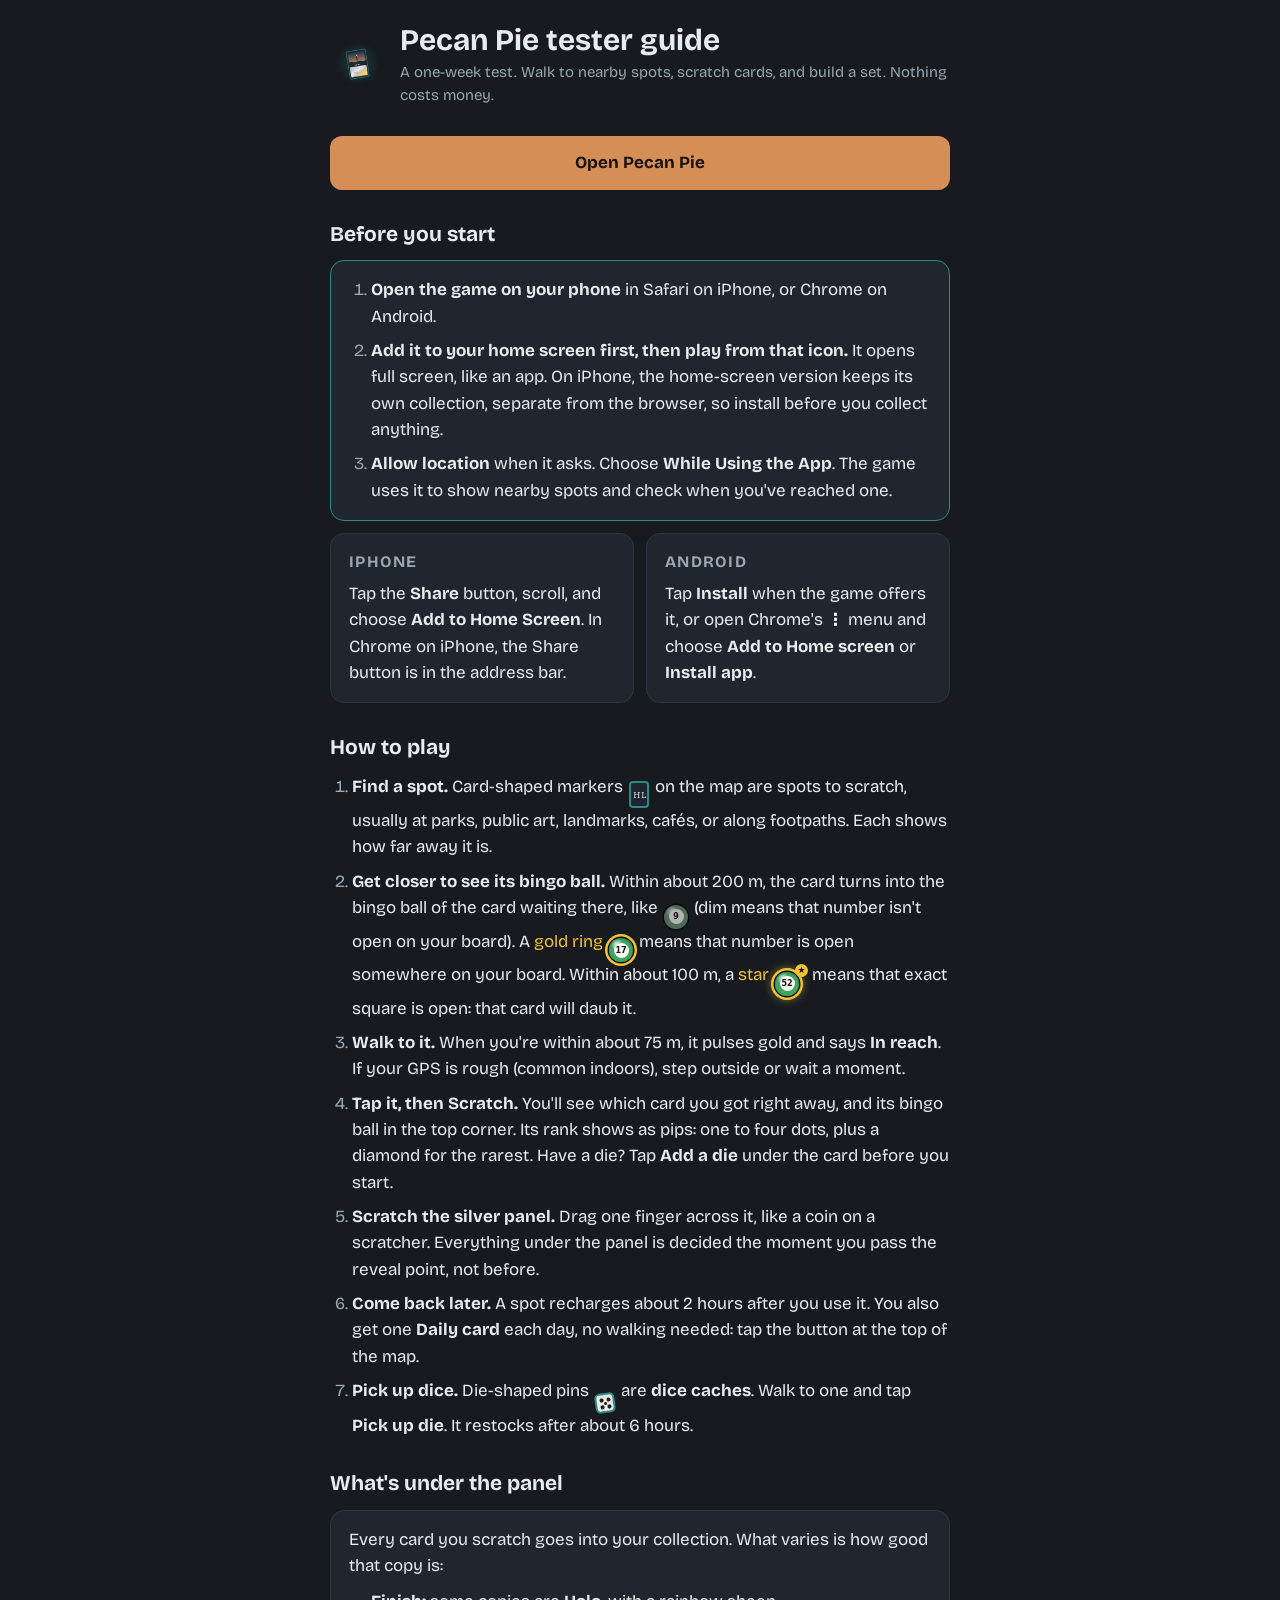
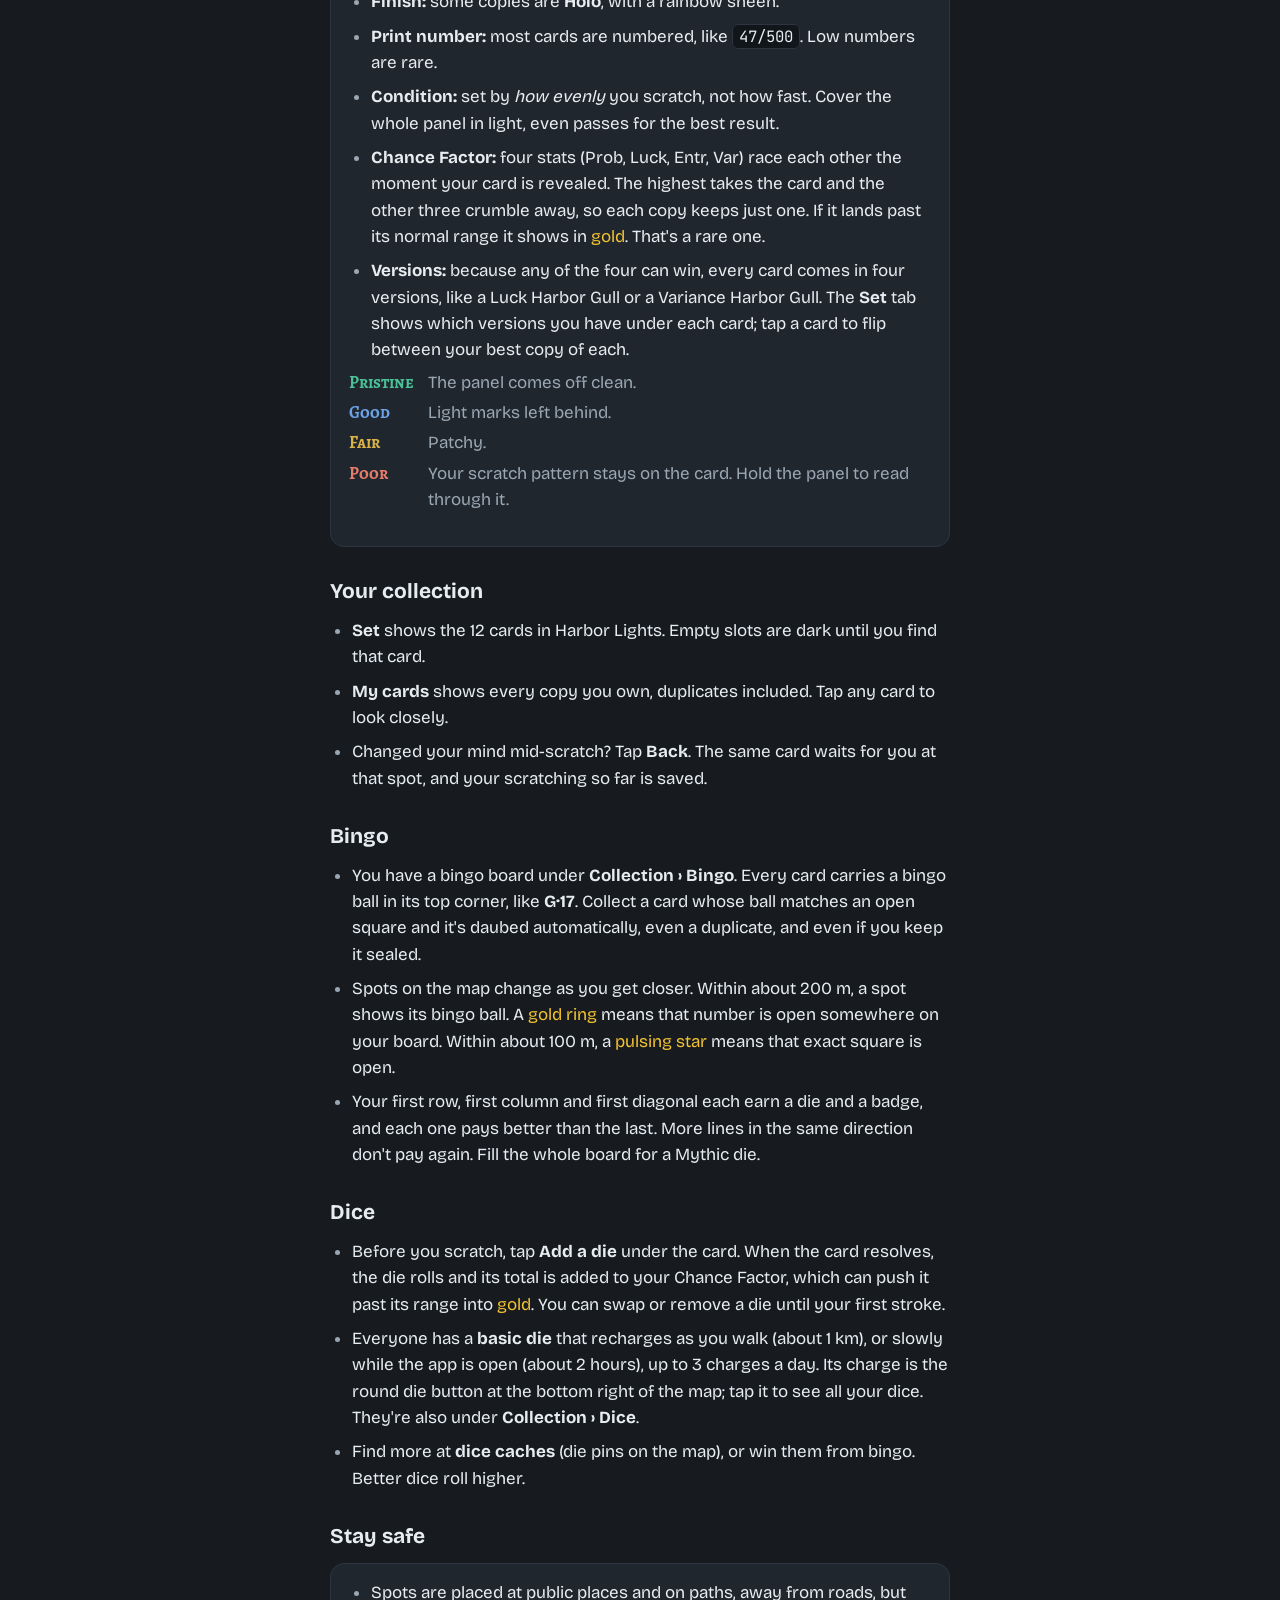
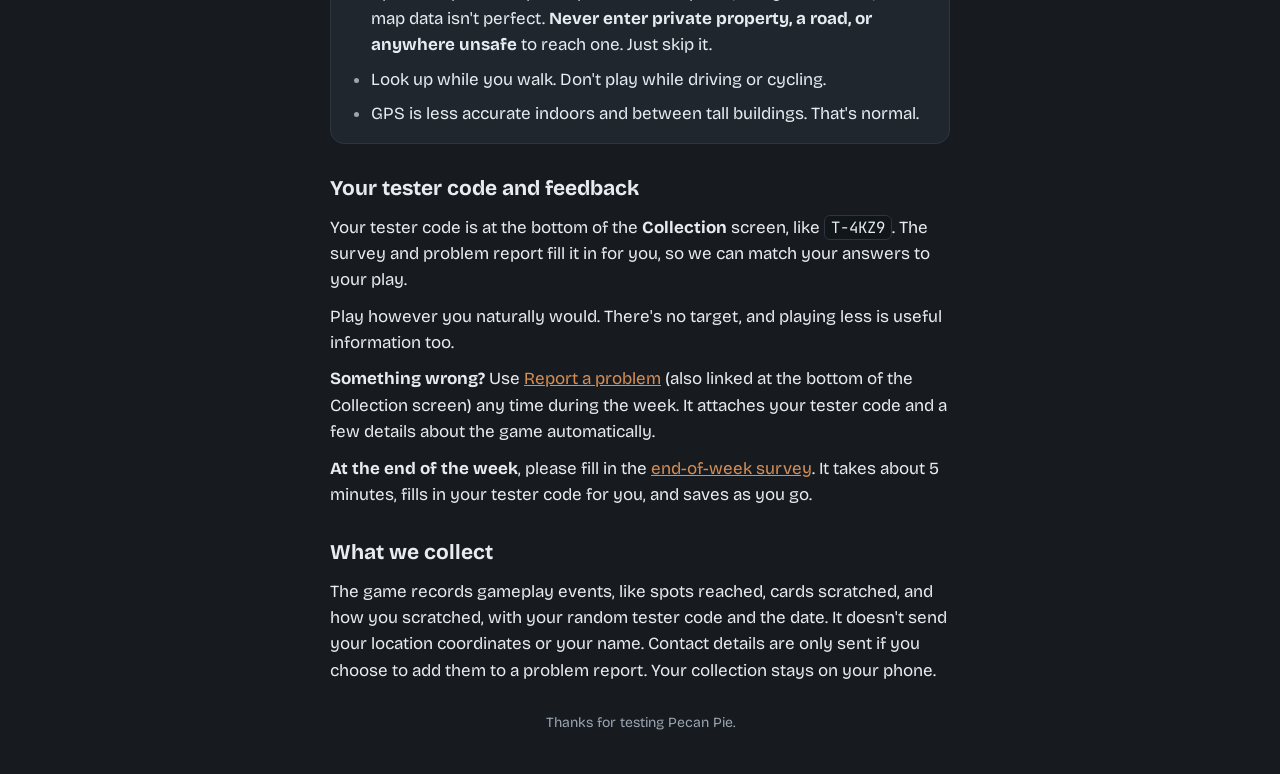
<file: guide.html>
<!doctype html>
<html lang="en">
<head>
<meta charset="utf-8">
<meta name="viewport" content="width=device-width, initial-scale=1, viewport-fit=cover">
<meta name="theme-color" content="#171b20">
<title>Pecan Pie Tester Guide</title>
<link rel="icon" type="image/png" sizes="32x32" href="icons/favicon-32.png">
<link rel="preconnect" href="https://fonts.googleapis.com">
<link rel="preconnect" href="https://fonts.gstatic.com" crossorigin>
<link rel="stylesheet" href="https://fonts.googleapis.com/css2?family=Bricolage+Grotesque:opsz,wght@12..96,500;12..96,700&family=Alegreya+SC:wght@700&family=JetBrains+Mono:wght@500&display=swap">
<style>
/* One readable column in the app's night palette, styled like the game it explains. */
:root{
  --bg:#171b20; --surface:#1f262e; --ink:#e7ecf0; --muted:#9aa6b2; --line:#2c3540;
  --teal:#2A8A86; --gold:#F2C230; --accent:#D58E55;
  --display:"Bricolage Grotesque", system-ui, -apple-system, "Segoe UI", sans-serif;
  --card:"Alegreya SC", Georgia, serif; --mono:"JetBrains Mono", ui-monospace, Menlo, monospace;
  color-scheme:dark;
}
*{box-sizing:border-box}
html{-webkit-text-size-adjust:100%}
body{margin:0; background:var(--bg); color:var(--ink); font-family:var(--display); font-size:17px; line-height:1.55;
  padding-left:max(18px, env(safe-area-inset-left, 0px)); padding-right:max(18px, env(safe-area-inset-right, 0px));
  padding-block:calc(24px + env(safe-area-inset-top, 0px)) calc(40px + env(safe-area-inset-bottom, 0px))}
main{max-width:620px; margin:0 auto; display:flex; flex-direction:column; gap:28px}
header{display:flex; align-items:center; gap:14px}
header img{border-radius:12px; flex-shrink:0}
h1{font-size:30px; line-height:1.1; margin:0; text-wrap:balance}
.sub{color:var(--muted); margin:4px 0 0; font-size:15px}
h2{font-size:21px; margin:0 0 10px; text-wrap:balance}
p{margin:0 0 10px} p:last-child{margin-bottom:0}
section{display:flex; flex-direction:column}
.panel{background:var(--surface); border:1px solid var(--line); border-radius:14px; padding:16px 18px}
.panel.key{border-color:var(--teal)}
ol,ul{margin:0; padding-left:22px; display:flex; flex-direction:column; gap:8px}
li::marker{color:var(--muted)}
b{font-weight:700}
.tok{display:inline-grid; place-items:center; width:20px; height:27px; border-radius:4px; background:#1B2632; border:2px solid var(--teal);
  font-family:var(--card); font-size:10px; color:#F1ECE1; vertical-align:-6px; margin:0 2px}
.tok.gold{border-color:var(--gold); box-shadow:0 0 0 3px rgba(242,194,48,.25)}
/* Inline copies of the map's bingo balls and dice cache pin */
.mball{--bc:#3DA65F; position:relative; display:inline-grid; place-items:center; width:24px; height:24px; border-radius:50%; vertical-align:-6px; margin:0 2px;
  background:radial-gradient(circle at 34% 28%, rgba(255,255,255,.7) 0 7%, transparent 26%), radial-gradient(circle at 50% 55%, var(--bc) 0 58%, color-mix(in srgb, var(--bc) 60%, #000) 100%); box-shadow:0 0 0 1.5px #0b0e12}
.mball b{width:15px; height:15px; border-radius:50%; background:#fbf8f0; color:#10141a; font:700 8px/15px system-ui, sans-serif; text-align:center}
.mball.dim{filter:saturate(.35) brightness(.72)}
.mball.p1{box-shadow:0 0 0 1.5px #0b0e12, 0 0 0 4px var(--gold)}
.mball.p2{margin-right:9px; box-shadow:0 0 0 1.5px #0b0e12, 0 0 0 4px var(--gold), 0 0 10px 3px rgba(242,194,48,.6)}
.mball.p2::after{content:"★"; position:absolute; top:-8px; right:-9px; width:13px; height:13px; border-radius:50%; background:var(--gold); color:#1A1108; font:900 9px/13px system-ui, sans-serif; text-align:center}
.mdie{display:inline-grid; grid-template:repeat(3,1fr)/repeat(3,1fr); width:20px; height:20px; padding:3px; border-radius:5px; background:#F1ECE1; border:2px solid var(--teal); vertical-align:-5px; transform:rotate(-8deg); margin:0 2px}
.mdie i{width:3.5px; height:3.5px; border-radius:50%; background:#1A1F26; place-self:center}
.mdie i:nth-child(1){grid-area:1/1} .mdie i:nth-child(2){grid-area:1/3} .mdie i:nth-child(3){grid-area:2/2} .mdie i:nth-child(4){grid-area:3/1} .mdie i:nth-child(5){grid-area:3/3}
.grades{display:grid; grid-template-columns:auto 1fr; gap:4px 14px; margin-top:6px}
.grades dt{font-family:var(--card); font-weight:700}
.grades dd{margin:0; color:var(--muted)}
.g1{color:#4CC096} .g2{color:#6EA2E6} .g3{color:#D9B347} .g4{color:#E77C69}
.platform{display:grid; gap:12px}
.platform h3{font-size:16px; margin:0 0 6px; color:var(--muted); text-transform:uppercase; letter-spacing:.08em}
code,.mono{font-family:var(--mono); font-size:.92em; background:#11161b; border:1px solid var(--line); border-radius:6px; padding:1px 6px}
a{color:var(--accent)}
.todo{color:var(--gold)}
.cta{display:block; text-align:center; background:var(--accent); color:#1A1108; font-weight:700; text-decoration:none; border-radius:12px; padding:14px; font-size:17px}
footer{color:var(--muted); font-size:14px; text-align:center}
@media (min-width:560px){ .platform{grid-template-columns:1fr 1fr} }
</style>
</head>
<body>
<main>
  <header>
    <img src="icons/icon-192.png" alt="" width="56" height="56">
    <div>
      <h1>Pecan Pie tester guide</h1>
      <p class="sub">A one-week test. Walk to nearby spots, scratch cards, and build a set. Nothing costs money.</p>
    </div>
  </header>

  <a class="cta" href="./">Open Pecan Pie</a>

  <section>
    <h2>Before you start</h2>
    <div class="panel key">
      <ol>
        <li><b>Open the game on your phone</b> in Safari on iPhone, or Chrome on Android.</li>
        <li><b>Add it to your home screen first, then play from that icon.</b> It opens full screen, like an app. On iPhone, the home-screen version keeps its own collection, separate from the browser, so install before you collect anything.</li>
        <li><b>Allow location</b> when it asks. Choose <b>While Using the App</b>. The game uses it to show nearby spots and check when you've reached one.</li>
      </ol>
    </div>
    <div class="platform" style="margin-top:12px">
      <div class="panel">
        <h3>iPhone</h3>
        <p>Tap the <b>Share</b> button, scroll, and choose <b>Add to Home Screen</b>. In Chrome on iPhone, the Share button is in the address bar.</p>
      </div>
      <div class="panel">
        <h3>Android</h3>
        <p>Tap <b>Install</b> when the game offers it, or open Chrome's <b>⋮</b> menu and choose <b>Add to Home screen</b> or <b>Install app</b>.</p>
      </div>
    </div>
  </section>

  <section>
    <h2>How to play</h2>
    <ol>
      <li><b>Find a spot.</b> Card-shaped markers <span class="tok">HL</span> on the map are spots to scratch, usually at parks, public art, landmarks, cafés, or along footpaths. Each shows how far away it is.</li>
      <li><b>Get closer to see its bingo ball.</b> Within about 200 m, the card turns into the bingo ball of the card waiting there, like <span class="mball dim"><b>9</b></span> (dim means that number isn't open on your board). A <span style="color:var(--gold)">gold ring</span> <span class="mball p1"><b>17</b></span> means that number is open somewhere on your board. Within about 100 m, a <span style="color:var(--gold)">star</span> <span class="mball p2"><b>52</b></span> means that exact square is open: that card will daub it.</li>
      <li><b>Walk to it.</b> When you're within about 75 m, it pulses gold and says <b>In reach</b>. If your GPS is rough (common indoors), step outside or wait a moment.</li>
      <li><b>Tap it, then Scratch.</b> You'll see which card you got right away, and its bingo ball in the top corner. Its rank shows as pips: one to four dots, plus a diamond for the rarest. Have a die? Tap <b>Add a die</b> under the card before you start.</li>
      <li><b>Scratch the silver panel.</b> Drag one finger across it, like a coin on a scratcher. Everything under the panel is decided the moment you pass the reveal point, not before.</li>
      <li><b>Come back later.</b> A spot recharges about 2 hours after you use it. You also get one <b>Daily card</b> each day, no walking needed: tap the button at the top of the map.</li>
      <li><b>Pick up dice.</b> Die-shaped pins <span class="mdie"><i></i><i></i><i></i><i></i><i></i></span> are <b>dice caches</b>. Walk to one and tap <b>Pick up die</b>. It restocks after about 6 hours.</li>
    </ol>
  </section>

  <section>
    <h2>What's under the panel</h2>
    <div class="panel">
      <p>Every card you scratch goes into your collection. What varies is how good that copy is:</p>
      <ul>
        <li><b>Finish:</b> some copies are <b>Holo</b>, with a rainbow sheen.</li>
        <li><b>Print number:</b> most cards are numbered, like <span class="mono">47/500</span>. Low numbers are rare.</li>
        <li><b>Condition:</b> set by <i>how evenly</i> you scratch, not how fast. Cover the whole panel in light, even passes for the best result.</li>
        <li><b>Chance Factor:</b> four stats (Prob, Luck, Entr, Var) race each other the moment your card is revealed. The highest takes the card and the other three crumble away, so each copy keeps just one. If it lands past its normal range it shows in <span style="color:var(--gold)">gold</span>. That's a rare one.</li>
        <li><b>Versions:</b> because any of the four can win, every card comes in four versions, like a Luck Harbor Gull or a Variance Harbor Gull. The <b>Set</b> tab shows which versions you have under each card; tap a card to flip between your best copy of each.</li>
      </ul>
      <dl class="grades">
        <dt class="g1">Pristine</dt><dd>The panel comes off clean.</dd>
        <dt class="g2">Good</dt><dd>Light marks left behind.</dd>
        <dt class="g3">Fair</dt><dd>Patchy.</dd>
        <dt class="g4">Poor</dt><dd>Your scratch pattern stays on the card. Hold the panel to read through it.</dd>
      </dl>
    </div>
  </section>

  <section>
    <h2>Your collection</h2>
    <ul>
      <li><b>Set</b> shows the 12 cards in Harbor Lights. Empty slots are dark until you find that card.</li>
      <li><b>My cards</b> shows every copy you own, duplicates included. Tap any card to look closely.</li>
      <li>Changed your mind mid-scratch? Tap <b>Back</b>. The same card waits for you at that spot, and your scratching so far is saved.</li>
    </ul>
  </section>

  <section>
    <h2>Bingo</h2>
    <ul>
      <li>You have a bingo board under <b>Collection › Bingo</b>. Every card carries a bingo ball in its top corner, like <b>G·17</b>. Collect a card whose ball matches an open square and it's daubed automatically, even a duplicate, and even if you keep it sealed.</li>
      <li>Spots on the map change as you get closer. Within about 200 m, a spot shows its bingo ball. A <span style="color:var(--gold)">gold ring</span> means that number is open somewhere on your board. Within about 100 m, a <span style="color:var(--gold)">pulsing star</span> means that exact square is open.</li>
      <li>Your first row, first column and first diagonal each earn a die and a badge, and each one pays better than the last. More lines in the same direction don't pay again. Fill the whole board for a Mythic die.</li>
    </ul>
  </section>

  <section>
    <h2>Dice</h2>
    <ul>
      <li>Before you scratch, tap <b>Add a die</b> under the card. When the card resolves, the die rolls and its total is added to your Chance Factor, which can push it past its range into <span style="color:var(--gold)">gold</span>. You can swap or remove a die until your first stroke.</li>
      <li>Everyone has a <b>basic die</b> that recharges as you walk (about 1 km), or slowly while the app is open (about 2 hours), up to 3 charges a day. Its charge is the round die button at the bottom right of the map; tap it to see all your dice. They're also under <b>Collection › Dice</b>.</li>
      <li>Find more at <b>dice caches</b> (die pins on the map), or win them from bingo. Better dice roll higher.</li>
    </ul>
  </section>

  <section>
    <h2>Stay safe</h2>
    <div class="panel">
      <ul>
        <li>Spots are placed at public places and on paths, away from roads, but map data isn't perfect. <b>Never enter private property, a road, or anywhere unsafe</b> to reach one. Just skip it.</li>
        <li>Look up while you walk. Don't play while driving or cycling.</li>
        <li>GPS is less accurate indoors and between tall buildings. That's normal.</li>
      </ul>
    </div>
  </section>

  <section>
    <h2>Your tester code and feedback</h2>
    <p>Your tester code is at the bottom of the <b>Collection</b> screen, like <span class="mono">T-4KZ9</span>. The survey and problem report fill it in for you, so we can match your answers to your play.</p>
    <p>Play however you naturally would. There's no target, and playing less is useful information too.</p>
    <p><b>Something wrong?</b> Use <a href="report.html">Report a problem</a> (also linked at the bottom of the Collection screen) any time during the week. It attaches your tester code and a few details about the game automatically.</p>
    <p><b>At the end of the week</b>, please fill in the <a href="survey.html">end-of-week survey</a>. It takes about 5 minutes, fills in your tester code for you, and saves as you go.</p>
  </section>

  <section>
    <h2>What we collect</h2>
    <p>The game records gameplay events, like spots reached, cards scratched, and how you scratched, with your random tester code and the date. It doesn't send your location coordinates or your name. Contact details are only sent if you choose to add them to a problem report. Your collection stays on your phone.</p>
  </section>

  <footer>Thanks for testing Pecan Pie.</footer>
</main>
</body>
</html>
</file>
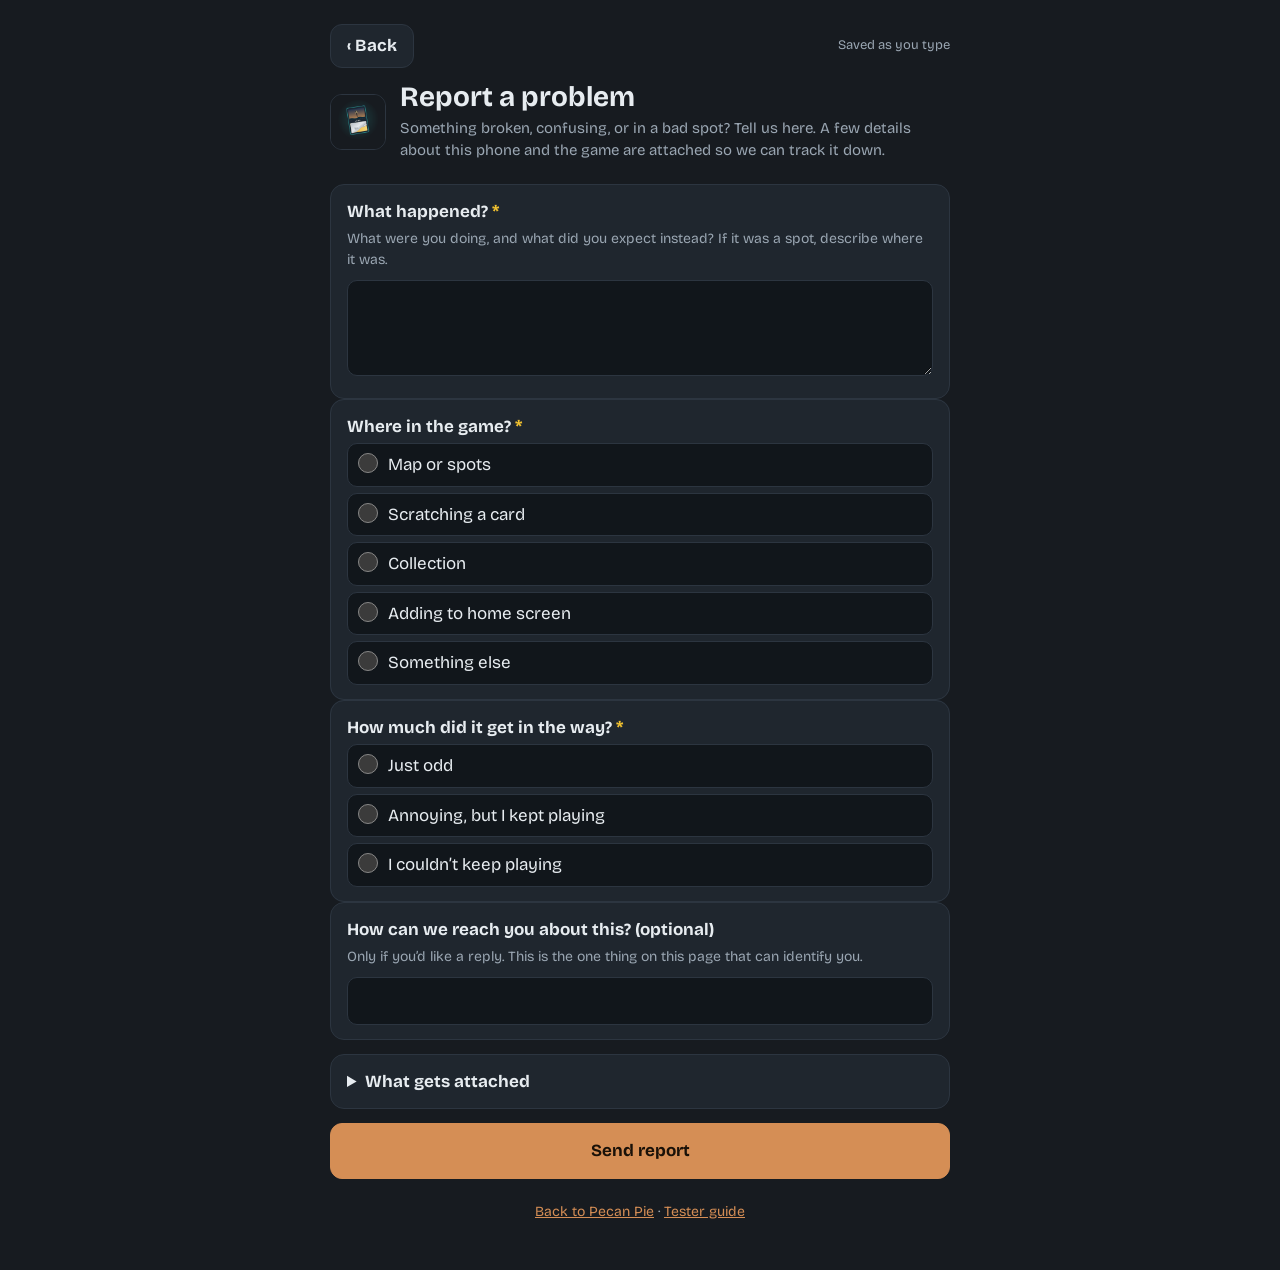
<file: report.html>
<!doctype html>
<html lang="en">
<head>
<meta charset="utf-8">
<meta name="viewport" content="width=device-width, initial-scale=1, viewport-fit=cover">
<meta name="theme-color" content="#171b20">
<title>Report a Problem</title>
<link rel="icon" type="image/png" sizes="32x32" href="icons/favicon-32.png">
<link rel="preconnect" href="https://fonts.googleapis.com">
<link rel="preconnect" href="https://fonts.gstatic.com" crossorigin>
<link rel="stylesheet" href="https://fonts.googleapis.com/css2?family=Bricolage+Grotesque:opsz,wght@12..96,500;12..96,700&family=JetBrains+Mono:wght@500&display=swap">
<link rel="stylesheet" href="css/forms.css?v=3.10">
</head>
<body>
<main>
  <nav class="topbar"><a class="back" href="./#collection" aria-label="Back to Pecan Pie">‹ Back</a><span class="saved">Saved as you type</span></nav>
  <header>
    <img src="icons/apple-touch-icon.png" alt="" width="56" height="56">
    <div>
      <h1>Report a problem</h1>
      <p class="sub">Something broken, confusing, or in a bad spot? Tell us here. A few details about this phone and the game are attached so we can track it down.</p>
    </div>
  </header>
  <form id="report" novalidate>
    <div id="questions"></div>
    <details class="q" id="diagBox">
      <summary class="qt">What gets attached</summary>
      <p class="hint">Your tester code, the game version, phone type, whether it's on your home screen, how much it has stored, and the names and times of your last few game events (like “scratch_reveal”). No location or coordinates.</p>
      <pre class="mono" id="diagText"></pre>
    </details>
    <div id="status" class="status" hidden role="status"></div>
    <button class="btn primary" id="send" type="submit">Send report</button>
    <button class="btn" id="another" type="button" hidden>Report something else</button>
  </form>
  <footer><a href="./#collection">Back to Pecan Pie</a> · <a href="guide.html">Tester guide</a></footer>
</main>
<script>document.write('<script src="js/config.js?t=' + Date.now() + '"><\/script>');</script>
<script src="js/forms.js?v=3.10"></script>
<script>
(() => {
'use strict';
const F = window.PecanForms;
const Q = [
  {id:'what', type:'para', label:'What happened?', hint:'What were you doing, and what did you expect instead? If it was a spot, describe where it was.', required:true},
  {id:'area', type:'choice', label:'Where in the game?', options:['Map or spots', 'Scratching a card', 'Collection', 'Adding to home screen', 'Something else'], required:true},
  {id:'severity', type:'choice', label:'How much did it get in the way?', options:['Just odd', 'Annoying, but I kept playing', 'I couldn’t keep playing'], required:true},
  {id:'contact', type:'text', label:'How can we reach you about this? (optional)', hint:'Only if you’d like a reply. This is the one thing on this page that can identify you.'}
];
// Safe to send: event names and times, plus a reason when the map fell back. Never coordinates or place names.
function diagnostics(){
  let chars = 0;
  try{ for (let i = 0; i < localStorage.length; i++){ const k = localStorage.key(i); chars += k.length + (localStorage.getItem(k) || '').length; } }catch{}
  const recent = F.recent().slice(-25).map(e => {
    const t = (e.at || '').slice(11, 19);
    return e.type === 'map_fallback' ? `${t} map_fallback(${e.reason || ''})` : `${t} ${e.type}`;
  });
  return {
    tester:F.testerCode() || '(none)', app:F.appVersion() || '(unknown)', platform:F.PLATFORM, standalone:F.standalone(),
    screen:`${screen.width}x${screen.height} @${window.devicePixelRatio || 1}`, viewport:`${innerWidth}x${innerHeight}`,
    ua:navigator.userAgent.slice(0, 200), localChars:chars,
    cards:F.ls.get('collection', []).length, unsent:F.ls.get('outbox', []).length,
    lastDay:recent.length ? (F.recent().slice(-1)[0].day || '') : '', recent
  };
}
const form = document.getElementById('report'), status = document.getElementById('status'), btn = document.getElementById('send'), again = document.getElementById('another');
const diag = diagnostics();
document.getElementById('diagText').textContent = JSON.stringify(diag, null, 1);
const draft = F.ls.get('reportDraft', {});
F.render(document.getElementById('questions'), Q, draft);
const save = () => F.ls.set('reportDraft', F.collect(form, Q));
form.addEventListener('input', save);
form.addEventListener('change', save);
const show = (cls, text) => { status.hidden = false; status.className = 'status ' + cls; status.textContent = text; };
form.addEventListener('submit', async e => {
  e.preventDefault();
  const a = F.collect(form, Q), missing = F.validate(form, Q, a);
  if (missing){ show('err', 'A couple of things still need an answer. They’re outlined in red.'); missing.scrollIntoView({behavior:'smooth', block:'center'}); return; }
  if (!F.endpoint()){ show('err', 'This copy of the game isn’t connected to the results sheet yet. Your report is saved on this phone; please tell the organizer.'); return; }
  btn.disabled = true; btn.textContent = 'Sending…';
  try{
    await F.send('problem_report', F.testerCode(), {area:a.area, severity:a.severity, what:a.what, contact:a.contact, diag});
    // The Sheet's reply can't be read from here, so keep a copy of the last few reports on the phone before clearing the draft.
    const sent = F.ls.get('reportsSent', []); sent.push({at:new Date().toISOString(), area:a.area, severity:a.severity, what:a.what, contact:a.contact}); F.ls.set('reportsSent', sent.slice(-10));
    F.ls.del('reportDraft');
    document.getElementById('questions').hidden = true; document.getElementById('diagBox').hidden = true; btn.hidden = true;
    show('ok', 'Sent. Thank you, this really helps.');
    again.hidden = false;
    window.scrollTo({top:0, behavior:'smooth'});
  }catch{
    show('err', 'Couldn’t send right now. Check your connection and try again. Your report is saved on this phone.');
  }
  btn.disabled = false; btn.textContent = 'Send report';
});
again.addEventListener('click', () => location.reload());
})();
</script>
</body>
</html>
</file>
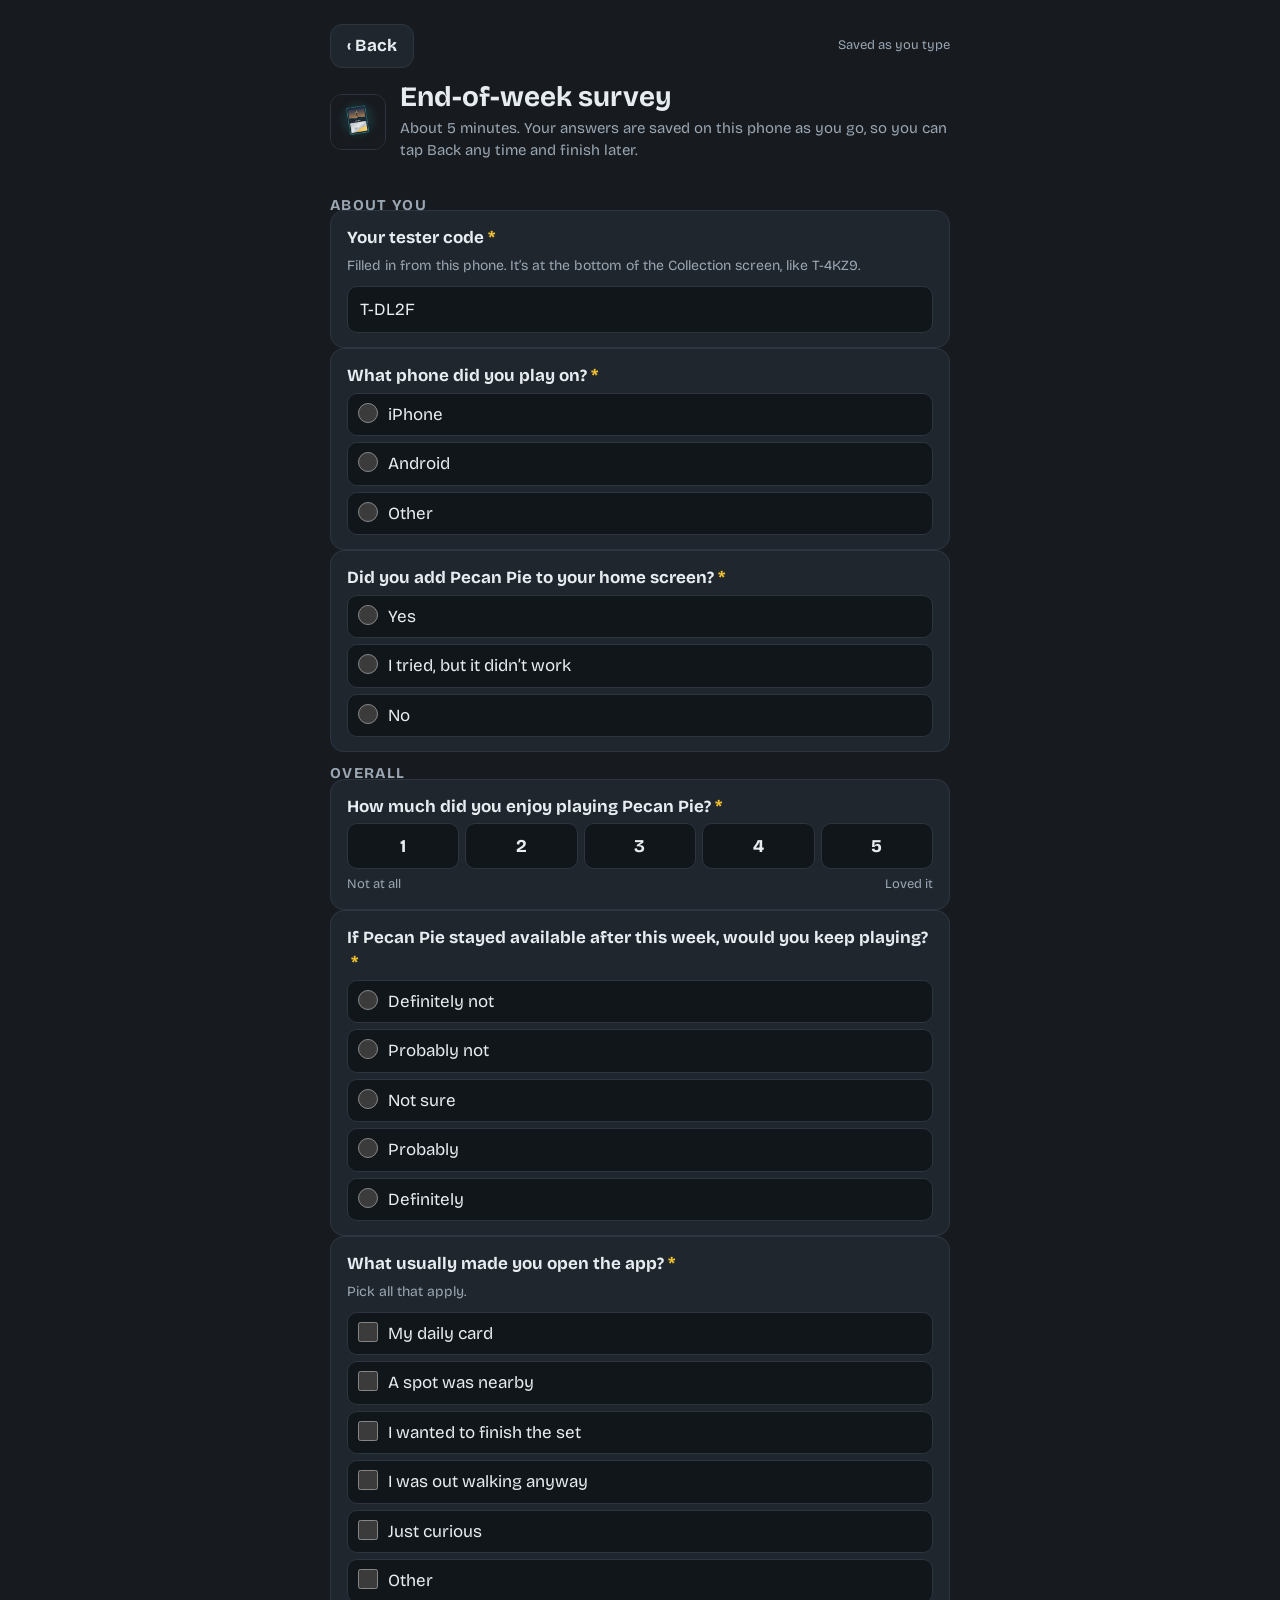
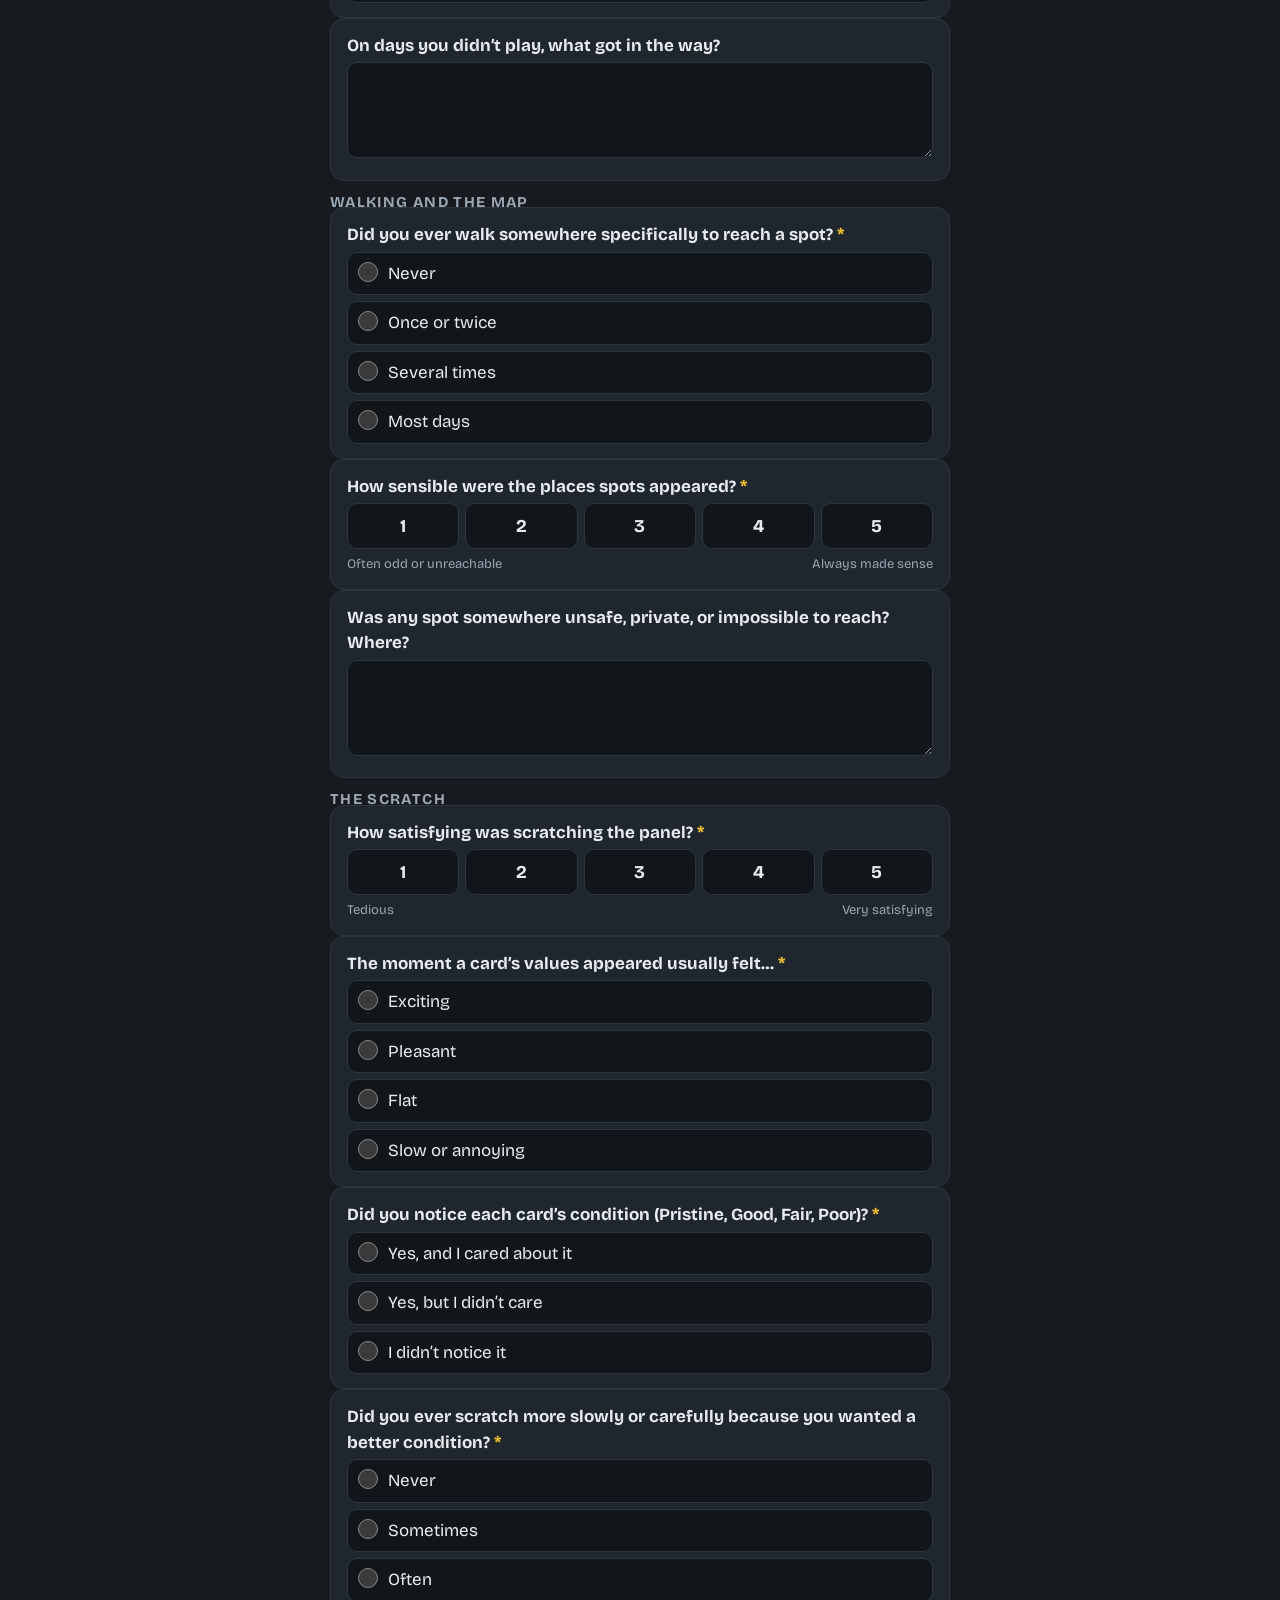
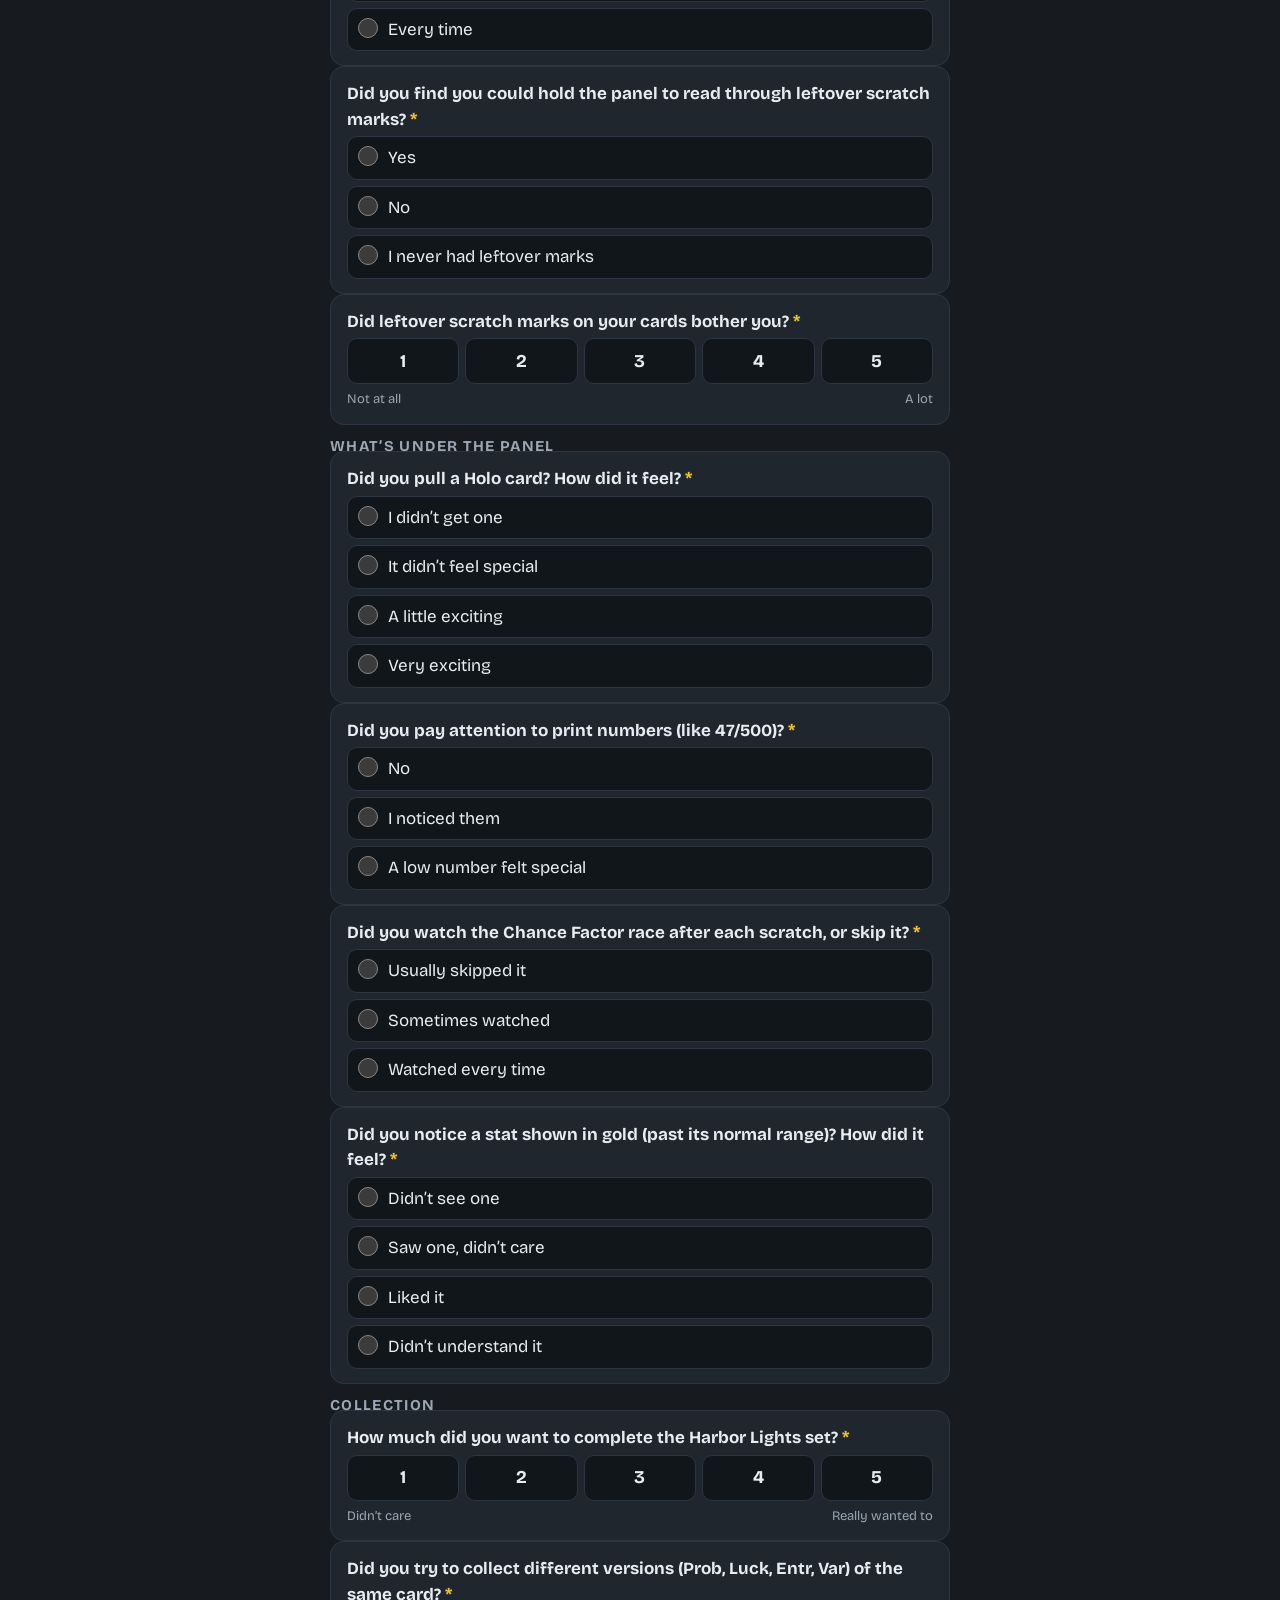
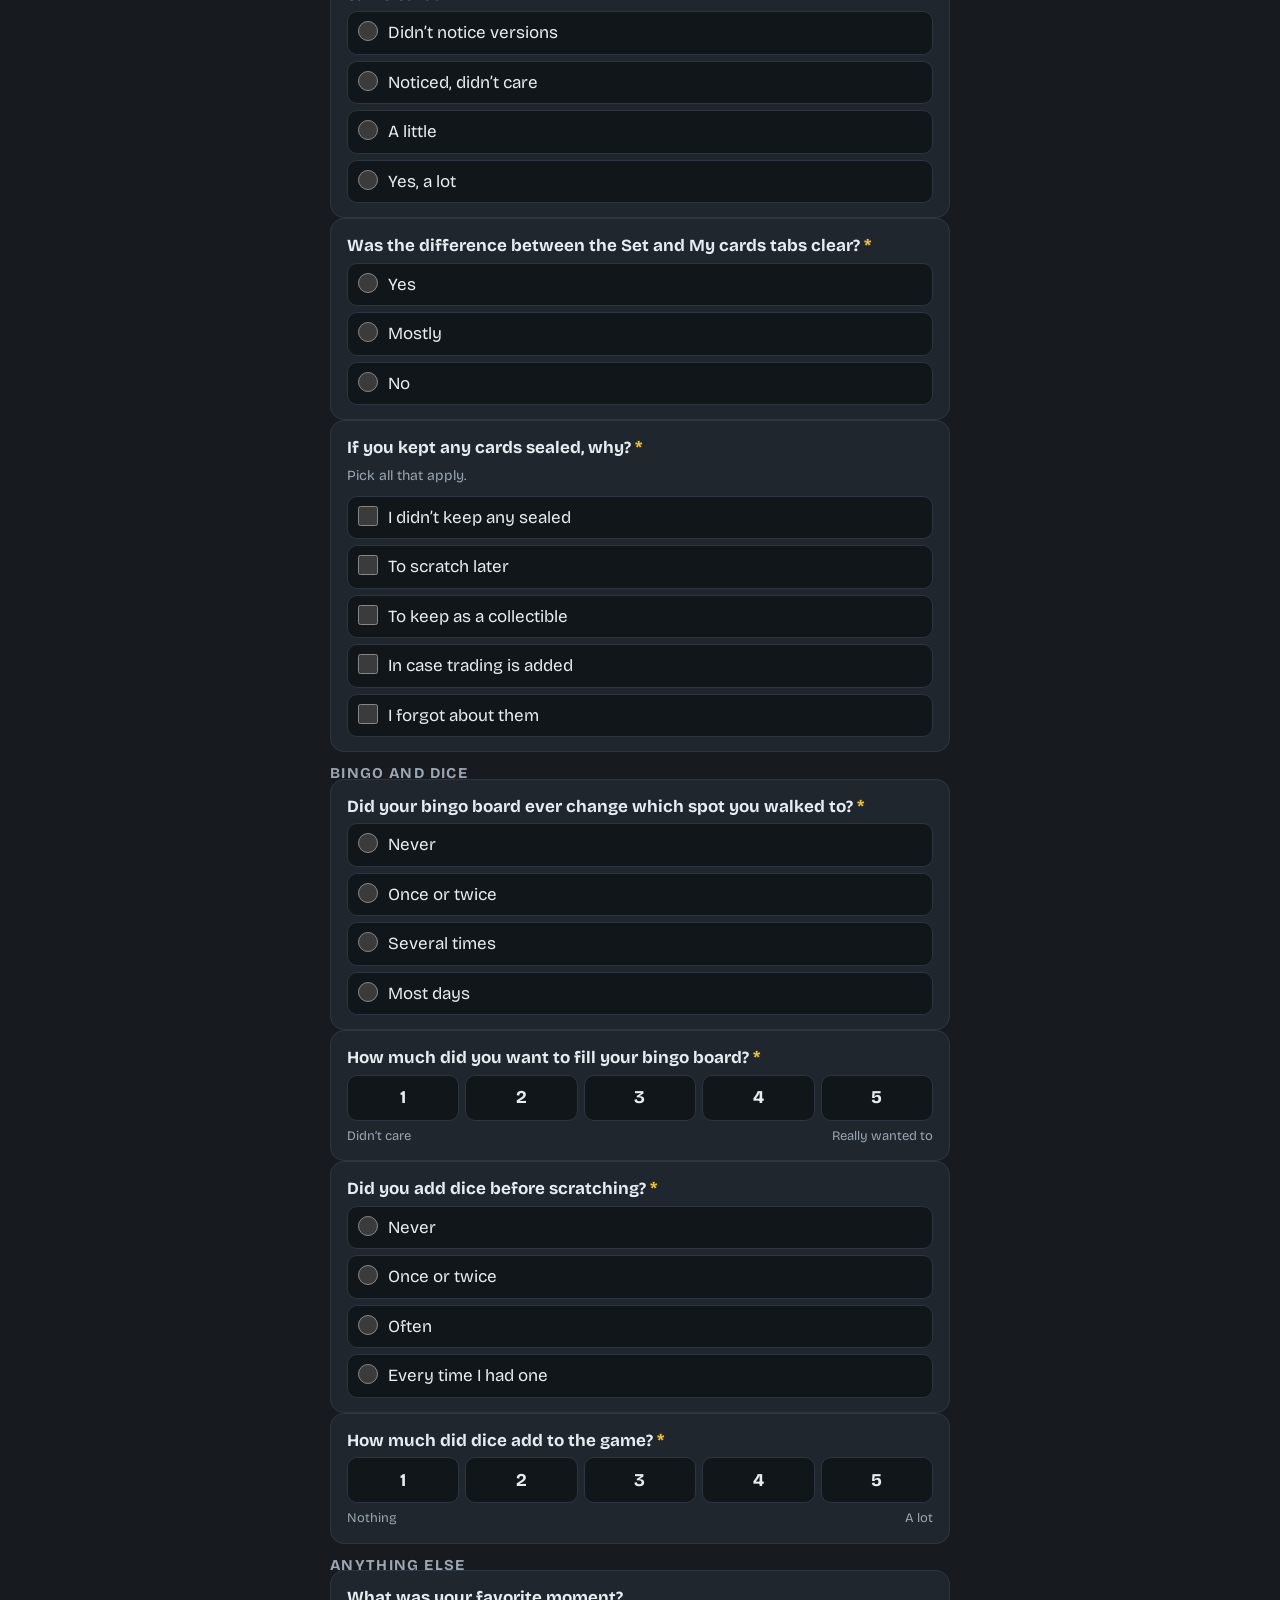
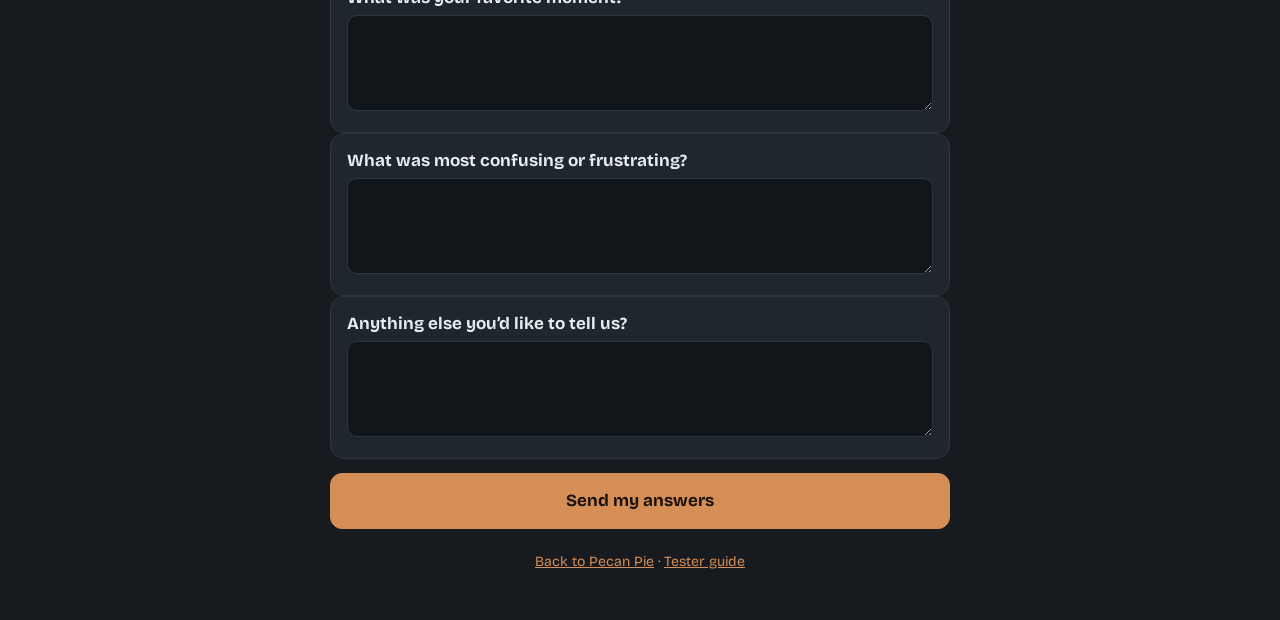
<file: survey.html>
<!doctype html>
<html lang="en">
<head>
<meta charset="utf-8">
<meta name="viewport" content="width=device-width, initial-scale=1, viewport-fit=cover">
<meta name="theme-color" content="#171b20">
<title>Pecan Pie Survey</title>
<link rel="icon" type="image/png" sizes="32x32" href="icons/favicon-32.png">
<link rel="preconnect" href="https://fonts.googleapis.com">
<link rel="preconnect" href="https://fonts.gstatic.com" crossorigin>
<link rel="stylesheet" href="https://fonts.googleapis.com/css2?family=Bricolage+Grotesque:opsz,wght@12..96,500;12..96,700&family=JetBrains+Mono:wght@500&display=swap">
<link rel="stylesheet" href="css/forms.css?v=3.10">
</head>
<body>
<main>
  <nav class="topbar"><a class="back" href="./#collection" aria-label="Back to Pecan Pie">‹ Back</a><span class="saved">Saved as you type</span></nav>
  <header>
    <img src="icons/apple-touch-icon.png" alt="" width="56" height="56">
    <div>
      <h1>End-of-week survey</h1>
      <p class="sub">About 5 minutes. Your answers are saved on this phone as you go, so you can tap Back any time and finish later.</p>
    </div>
  </header>
  <div id="already" class="status ok" hidden>You've already sent this survey. Thanks! Sending it again updates your answers.</div>
  <form id="survey" novalidate>
    <div id="questions"></div>
    <div id="status" class="status" hidden role="status"></div>
    <button class="btn primary" id="send" type="submit">Send my answers</button>
  </form>
  <footer><a href="./#collection">Back to Pecan Pie</a> · <a href="guide.html">Tester guide</a></footer>
</main>
<script>document.write('<script src="js/config.js?t=' + Date.now() + '"><\/script>');</script>
<script src="js/forms.js?v=3.10"></script>
<script>
(() => {
'use strict';
const F = window.PecanForms;
const Q = [
  {section:'About you'},
  {id:'code', type:'text', label:'Your tester code', hint:'Filled in from this phone. It’s at the bottom of the Collection screen, like T-4KZ9.', required:true},
  {id:'phone', type:'choice', label:'What phone did you play on?', options:['iPhone', 'Android', 'Other'], required:true},
  {id:'installed', type:'choice', label:'Did you add Pecan Pie to your home screen?', options:['Yes', 'I tried, but it didn’t work', 'No'], required:true},
  {section:'Overall'},
  {id:'enjoy', type:'scale', label:'How much did you enjoy playing Pecan Pie?', ends:['Not at all', 'Loved it'], required:true},
  {id:'keep_playing', type:'choice', label:'If Pecan Pie stayed available after this week, would you keep playing?', options:['Definitely not', 'Probably not', 'Not sure', 'Probably', 'Definitely'], required:true},
  {id:'open_reasons', type:'checks', label:'What usually made you open the app?', hint:'Pick all that apply.', options:['My daily card', 'A spot was nearby', 'I wanted to finish the set', 'I was out walking anyway', 'Just curious', 'Other'], required:true},
  {id:'blockers', type:'para', label:'On days you didn’t play, what got in the way?'},
  {section:'Walking and the map'},
  {id:'walked', type:'choice', label:'Did you ever walk somewhere specifically to reach a spot?', options:['Never', 'Once or twice', 'Several times', 'Most days'], required:true},
  {id:'spots_sensible', type:'scale', label:'How sensible were the places spots appeared?', ends:['Often odd or unreachable', 'Always made sense'], required:true},
  {id:'spots_unsafe', type:'para', label:'Was any spot somewhere unsafe, private, or impossible to reach? Where?'},
  {section:'The scratch'},
  {id:'scratch_satisfying', type:'scale', label:'How satisfying was scratching the panel?', ends:['Tedious', 'Very satisfying'], required:true},
  {id:'reveal_feel', type:'choice', label:'The moment a card’s values appeared usually felt…', options:['Exciting', 'Pleasant', 'Flat', 'Slow or annoying'], required:true},
  {id:'condition_notice', type:'choice', label:'Did you notice each card’s condition (Pristine, Good, Fair, Poor)?', options:['Yes, and I cared about it', 'Yes, but I didn’t care', 'I didn’t notice it'], required:true},
  {id:'scratch_care', type:'choice', label:'Did you ever scratch more slowly or carefully because you wanted a better condition?', options:['Never', 'Sometimes', 'Often', 'Every time'], required:true},
  {id:'peek_found', type:'choice', label:'Did you find you could hold the panel to read through leftover scratch marks?', options:['Yes', 'No', 'I never had leftover marks'], required:true},
  {id:'residue_bother', type:'scale', label:'Did leftover scratch marks on your cards bother you?', ends:['Not at all', 'A lot'], required:true},
  {section:'What’s under the panel'},
  {id:'holo_feel', type:'choice', label:'Did you pull a Holo card? How did it feel?', options:['I didn’t get one', 'It didn’t feel special', 'A little exciting', 'Very exciting'], required:true},
  {id:'print_attention', type:'choice', label:'Did you pay attention to print numbers (like 47/500)?', options:['No', 'I noticed them', 'A low number felt special'], required:true},
  {id:'race_watch', type:'choice', label:'Did you watch the Chance Factor race after each scratch, or skip it?', options:['Usually skipped it', 'Sometimes watched', 'Watched every time'], required:true},
  {id:'gold_stat', type:'choice', label:'Did you notice a stat shown in gold (past its normal range)? How did it feel?', options:['Didn’t see one', 'Saw one, didn’t care', 'Liked it', 'Didn’t understand it'], required:true},
  {section:'Collection'},
  {id:'set_want', type:'scale', label:'How much did you want to complete the Harbor Lights set?', ends:['Didn’t care', 'Really wanted to'], required:true},
  {id:'versions_want', type:'choice', label:'Did you try to collect different versions (Prob, Luck, Entr, Var) of the same card?', options:['Didn’t notice versions', 'Noticed, didn’t care', 'A little', 'Yes, a lot'], required:true},
  {id:'tabs_clear', type:'choice', label:'Was the difference between the Set and My cards tabs clear?', options:['Yes', 'Mostly', 'No'], required:true},
  {id:'sealed_why', type:'checks', label:'If you kept any cards sealed, why?', hint:'Pick all that apply.', options:['I didn’t keep any sealed', 'To scratch later', 'To keep as a collectible', 'In case trading is added', 'I forgot about them'], required:true},
  {section:'Bingo and dice'},
  {id:'bingo_walk', type:'choice', label:'Did your bingo board ever change which spot you walked to?', options:['Never', 'Once or twice', 'Several times', 'Most days'], required:true},
  {id:'bingo_want', type:'scale', label:'How much did you want to fill your bingo board?', ends:['Didn’t care', 'Really wanted to'], required:true},
  {id:'dice_use', type:'choice', label:'Did you add dice before scratching?', options:['Never', 'Once or twice', 'Often', 'Every time I had one'], required:true},
  {id:'dice_feel', type:'scale', label:'How much did dice add to the game?', ends:['Nothing', 'A lot'], required:true},
  {section:'Anything else'},
  {id:'favorite', type:'para', label:'What was your favorite moment?'},
  {id:'frustrating', type:'para', label:'What was most confusing or frustrating?'},
  {id:'other', type:'para', label:'Anything else you’d like to tell us?'}
];
const form = document.getElementById('survey'), status = document.getElementById('status'), btn = document.getElementById('send');
const draft = F.ls.get('surveyDraft', {});
if (!draft.code) draft.code = F.testerCode();
if (!draft.phone && F.PLATFORM !== 'other') draft.phone = F.PLATFORM === 'iOS' ? 'iPhone' : 'Android';
F.render(document.getElementById('questions'), Q, draft);
if (F.ls.get('surveyDone', null)) document.getElementById('already').hidden = false;
// Save a draft on every change so an interrupted tester loses nothing.
form.addEventListener('input', () => F.ls.set('surveyDraft', F.collect(form, Q)));
form.addEventListener('change', () => F.ls.set('surveyDraft', F.collect(form, Q)));
const show = (cls, text) => { status.hidden = false; status.className = 'status ' + cls; status.textContent = text; };
form.addEventListener('submit', async e => {
  e.preventDefault();
  const answers = F.collect(form, Q), missing = F.validate(form, Q, answers);
  if (missing){ show('err', 'A few questions still need an answer. They’re outlined in red.'); missing.scrollIntoView({behavior:'smooth', block:'center'}); return; }
  if (!F.endpoint()){ show('err', 'This copy of the game isn’t connected to the results sheet yet. Your answers are saved on this phone; please tell the organizer.'); return; }
  btn.disabled = true; btn.textContent = 'Sending…';
  try{
    await F.send('survey_response', answers.code, {answers});
    // The Sheet's reply can't be read from here, so "sent" is unconfirmed: keep the answers on the phone (they stay filled in).
    F.ls.set('surveyDone', Date.now()); F.ls.set('surveySent', answers);
    form.querySelector('#questions').hidden = true; btn.hidden = true; document.getElementById('already').hidden = true;
    show('ok', 'Sent. Thank you for testing Pecan Pie!');
    window.scrollTo({top:0, behavior:'smooth'});
  }catch{
    show('err', 'Couldn’t send right now. Check your connection and try again. Your answers are saved on this phone.');
    btn.disabled = false; btn.textContent = 'Send my answers';
  }
});
})();
</script>
</body>
</html>
</file>
<file: css/forms.css>
/* Tester pages (survey, problem report): one readable column in the app's night palette. */
:root{
  --bg:#171b20; --surface:#1f262e; --ink:#e7ecf0; --muted:#9aa6b2; --line:#2c3540; --field:#11161b;
  --teal:#2A8A86; --gold:#F2C230; --accent:#D58E55; --accent-ink:#1A1108; --bad:#E77C69; --good:#4CC096;
  --display:"Bricolage Grotesque", system-ui, -apple-system, "Segoe UI", sans-serif;
  --mono:"JetBrains Mono", ui-monospace, Menlo, monospace;
  color-scheme:dark;
}
*{box-sizing:border-box}
html{-webkit-text-size-adjust:100%}
body{margin:0; background:var(--bg); color:var(--ink); font-family:var(--display); font-size:17px; line-height:1.5;
  padding-left:max(18px, env(safe-area-inset-left, 0px)); padding-right:max(18px, env(safe-area-inset-right, 0px));
  padding-block:calc(24px + env(safe-area-inset-top, 0px)) calc(48px + env(safe-area-inset-bottom, 0px))}
main{max-width:620px; margin:0 auto; display:flex; flex-direction:column; gap:22px}
header{display:flex; align-items:center; gap:14px}
header img{border-radius:12px; flex-shrink:0; border:1px solid var(--line)}
h1{font-size:28px; line-height:1.1; margin:0; text-wrap:balance}
h2{font-size:15px; text-transform:uppercase; letter-spacing:.09em; color:var(--muted); margin:10px 0 -6px}
.sub{color:var(--muted); margin:4px 0 0; font-size:15px}
a{color:var(--accent)}
form{display:flex; flex-direction:column; gap:14px}
fieldset, .q{border:1px solid var(--line); background:var(--surface); border-radius:14px; padding:14px 16px; margin:0; min-width:0}
legend, .q > label.qt{font-weight:700; padding:0; margin-bottom:4px; display:block}
legend{float:left; width:100%}
legend + *{clear:both}
.hint{color:var(--muted); font-size:14px; margin:0 0 10px}
.req{color:var(--gold); margin-left:4px}
.opts{display:flex; flex-direction:column; gap:6px}
.opt{display:flex; gap:10px; align-items:flex-start; padding:8px 10px; border-radius:10px; border:1px solid var(--line); cursor:pointer; background:var(--field)}
.opt input{width:20px; height:20px; margin:1px 0 0; accent-color:var(--accent); flex-shrink:0}
.opt:has(input:checked){border-color:var(--accent)}
.scale{display:grid; grid-template-columns:repeat(5, 1fr); gap:6px}
.scale label{display:grid; place-items:center; min-height:46px; border-radius:10px; border:1px solid var(--line); background:var(--field); font-weight:700; cursor:pointer; font-size:18px}
.scale input{position:absolute; opacity:0; pointer-events:none}
.scale label:has(input:checked){background:var(--accent); color:var(--accent-ink); border-color:var(--accent)}
.scale label:has(input:focus-visible){outline:2px solid var(--accent); outline-offset:2px}
.ends{display:flex; justify-content:space-between; gap:12px; color:var(--muted); font-size:13px; margin-top:6px}
input[type=text], textarea{width:100%; font:inherit; color:inherit; background:var(--field); border:1px solid var(--line); border-radius:10px; padding:10px 12px}
textarea{min-height:96px; resize:vertical}
input[type=text]:focus, textarea:focus{outline:2px solid var(--accent); outline-offset:1px}
.q.missing, fieldset.missing{border-color:var(--bad)}
.btn{font:inherit; font-weight:700; border-radius:12px; padding:14px; border:1px solid var(--line); background:var(--surface); color:var(--ink); cursor:pointer; min-height:50px}
.btn.primary{background:var(--accent); color:var(--accent-ink); border-color:var(--accent)}
.btn[disabled]{opacity:.6; cursor:wait}
.status{border-radius:12px; padding:12px 14px; font-size:15px}
.status.ok{background:rgba(76,192,150,.12); border:1px solid var(--good)}
.status.err{background:rgba(231,124,105,.12); border:1px solid var(--bad)}
.mono{font-family:var(--mono); font-size:.92em}
footer{color:var(--muted); font-size:14px; text-align:center}
details.q summary{cursor:pointer; font-weight:700; display:list-item}
details.q[open] summary{margin-bottom:6px}
details.q pre{white-space:pre-wrap; word-break:break-word; font-size:12px; color:var(--muted); margin:8px 0 0; max-height:260px; overflow:auto}
.topbar{display:flex; align-items:center; justify-content:space-between; gap:12px; margin-bottom:-8px}
.back{display:inline-flex; align-items:center; min-height:44px; padding:8px 16px; border-radius:12px; border:1px solid var(--line); background:var(--surface); color:var(--ink); font-weight:700; text-decoration:none}
.back:active{background:var(--line)}
.topbar .saved{color:var(--muted); font-size:13px; text-align:right}
</file>
